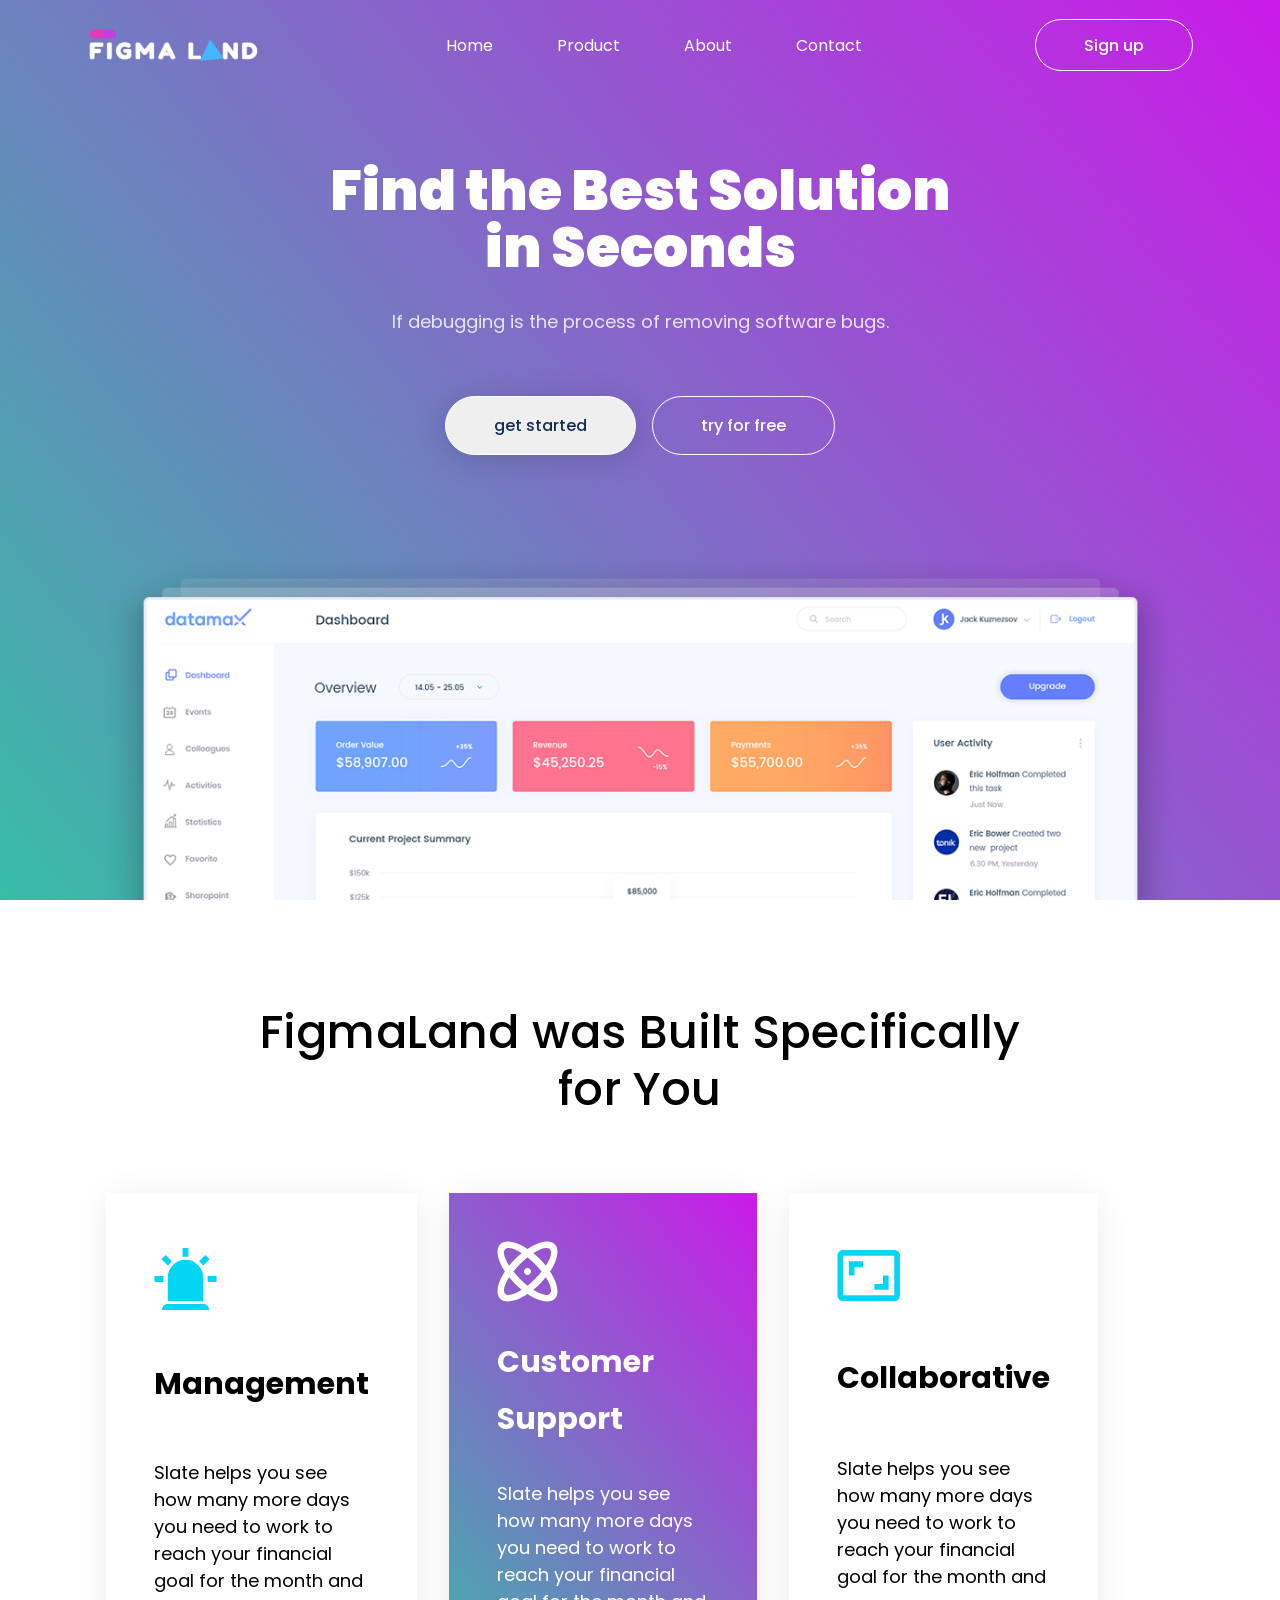
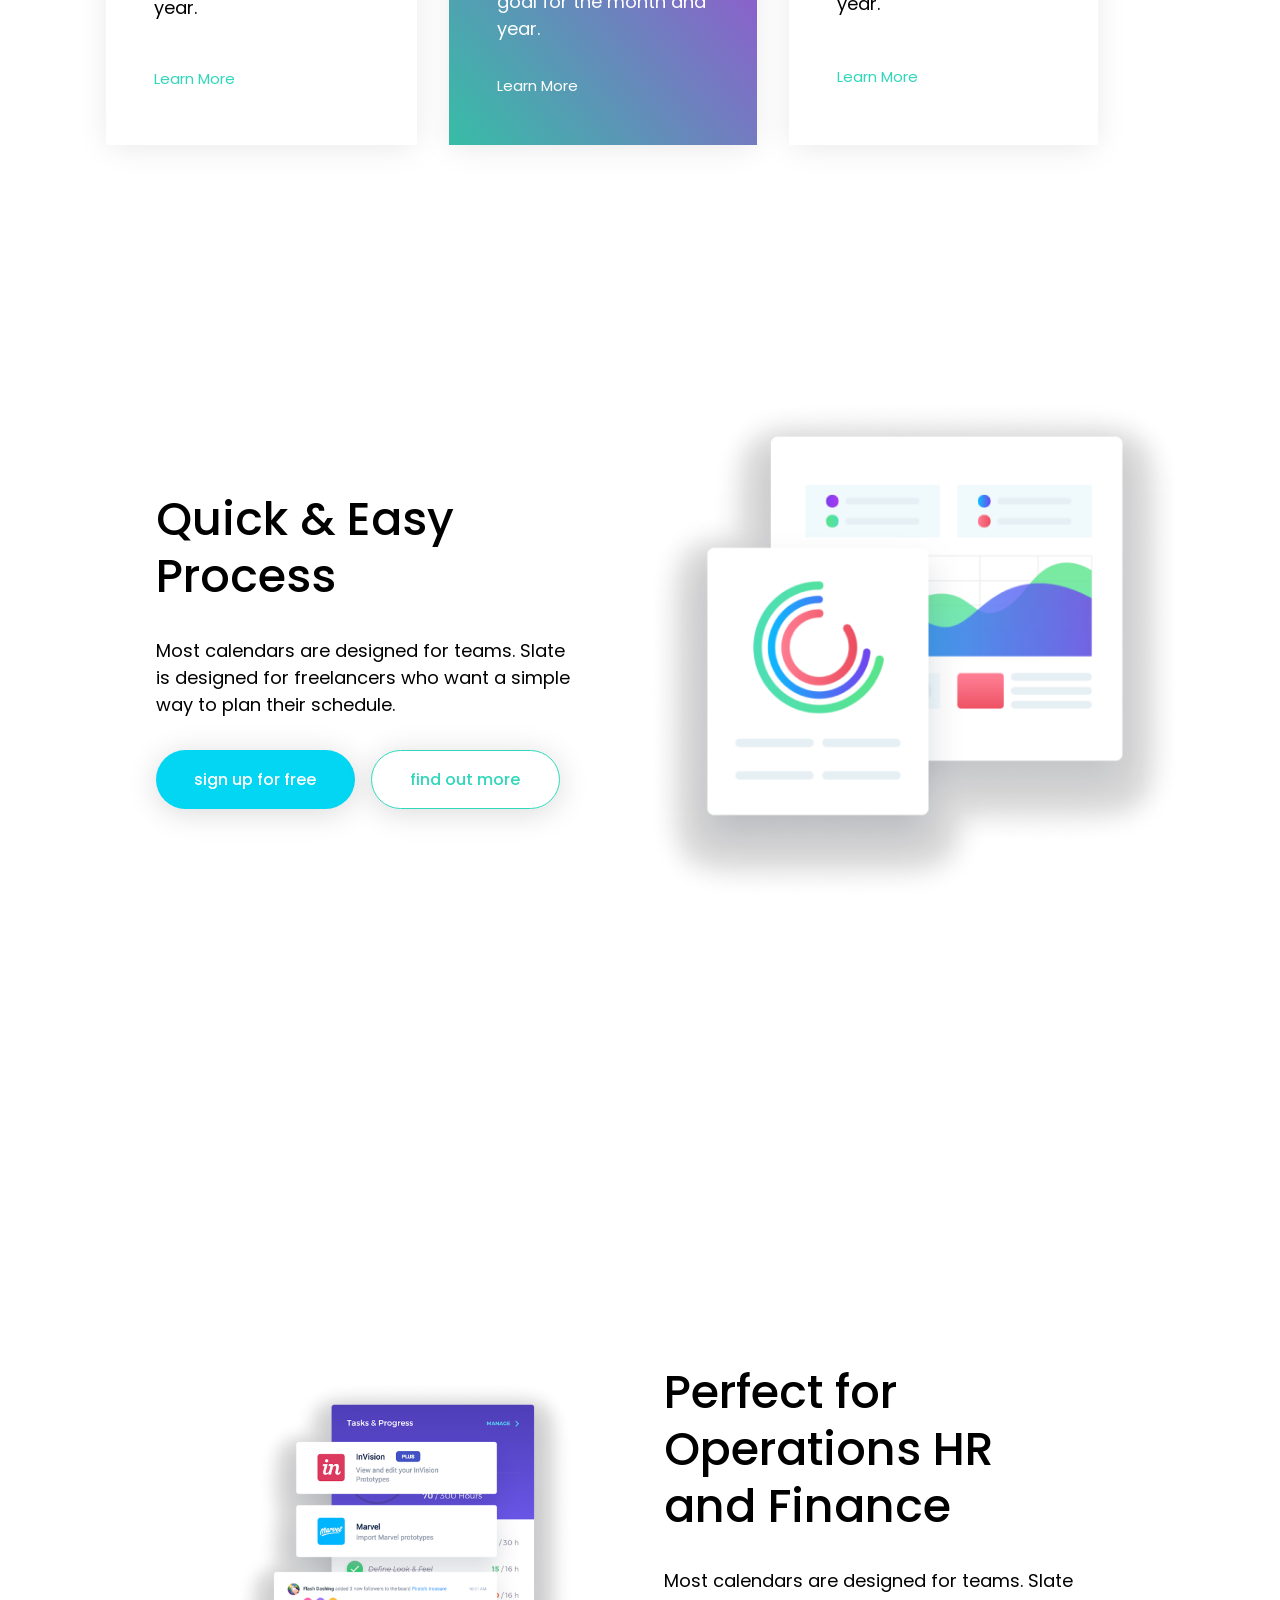
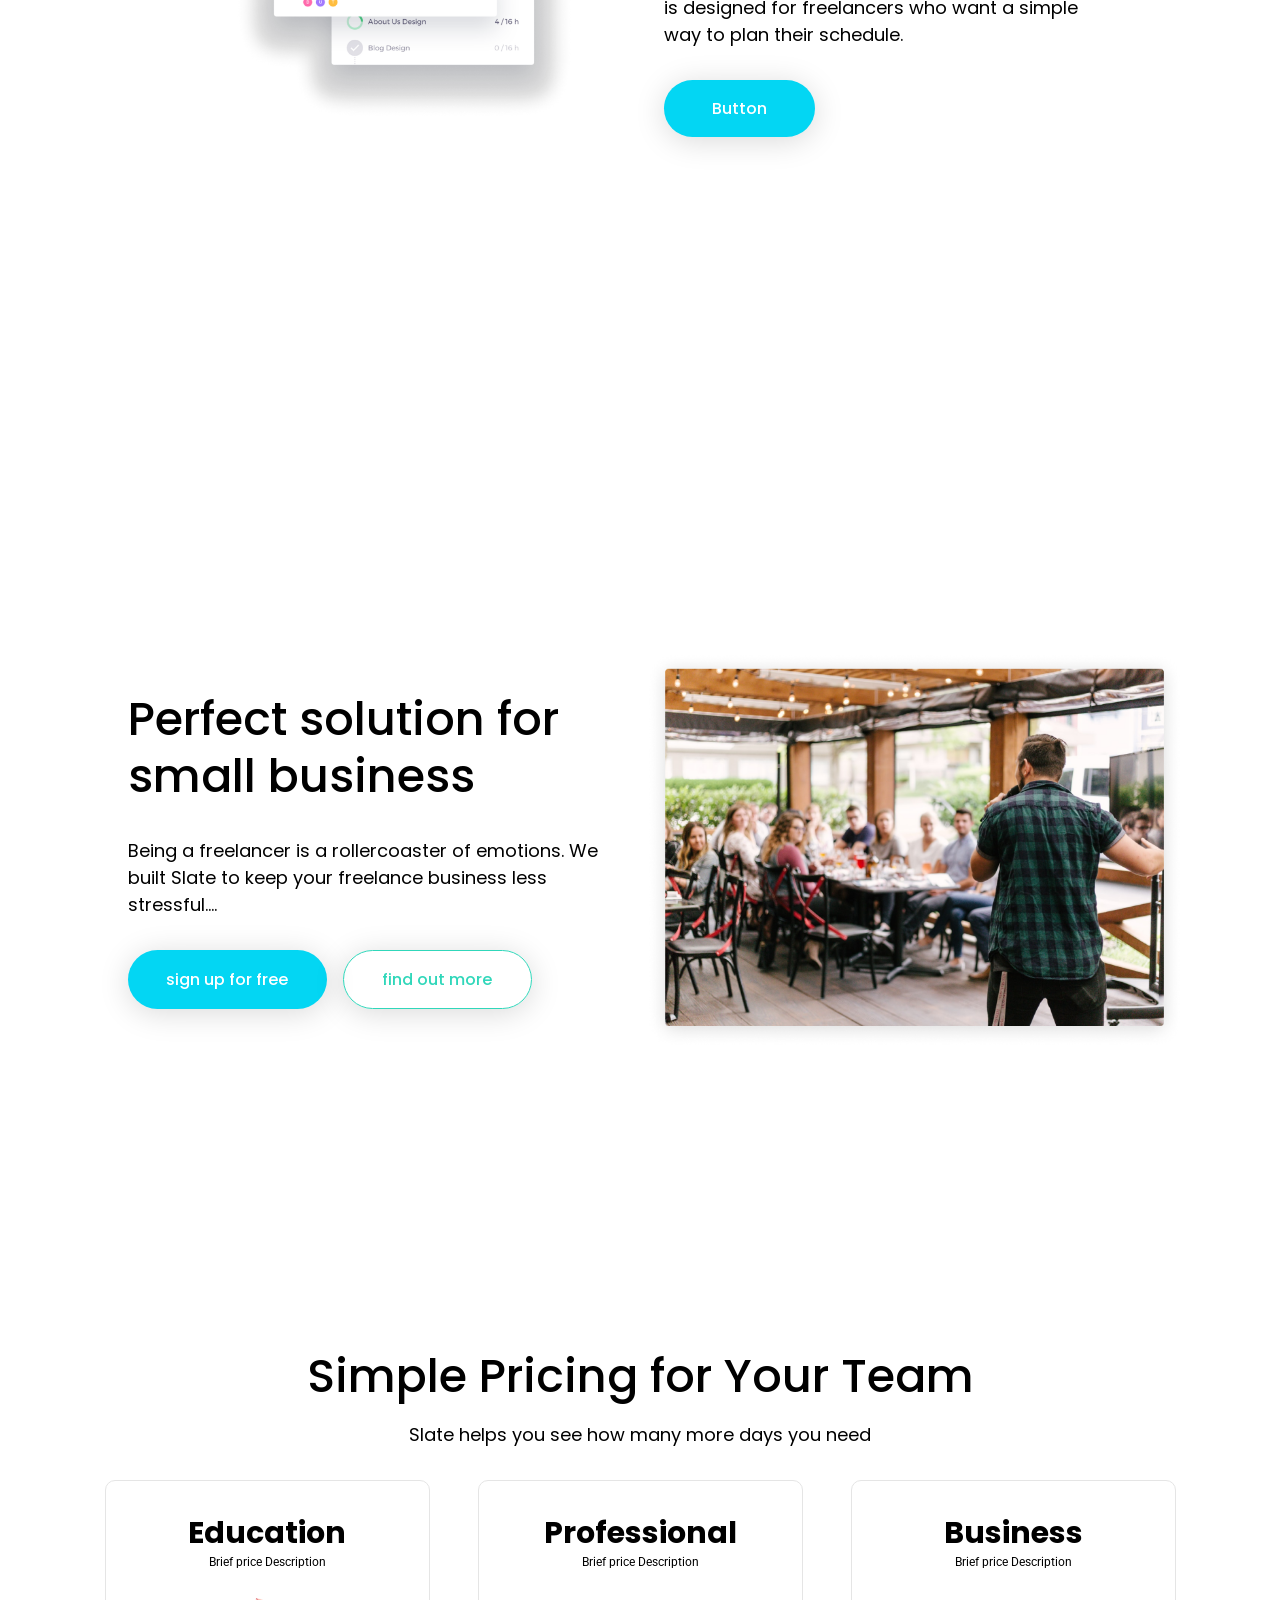
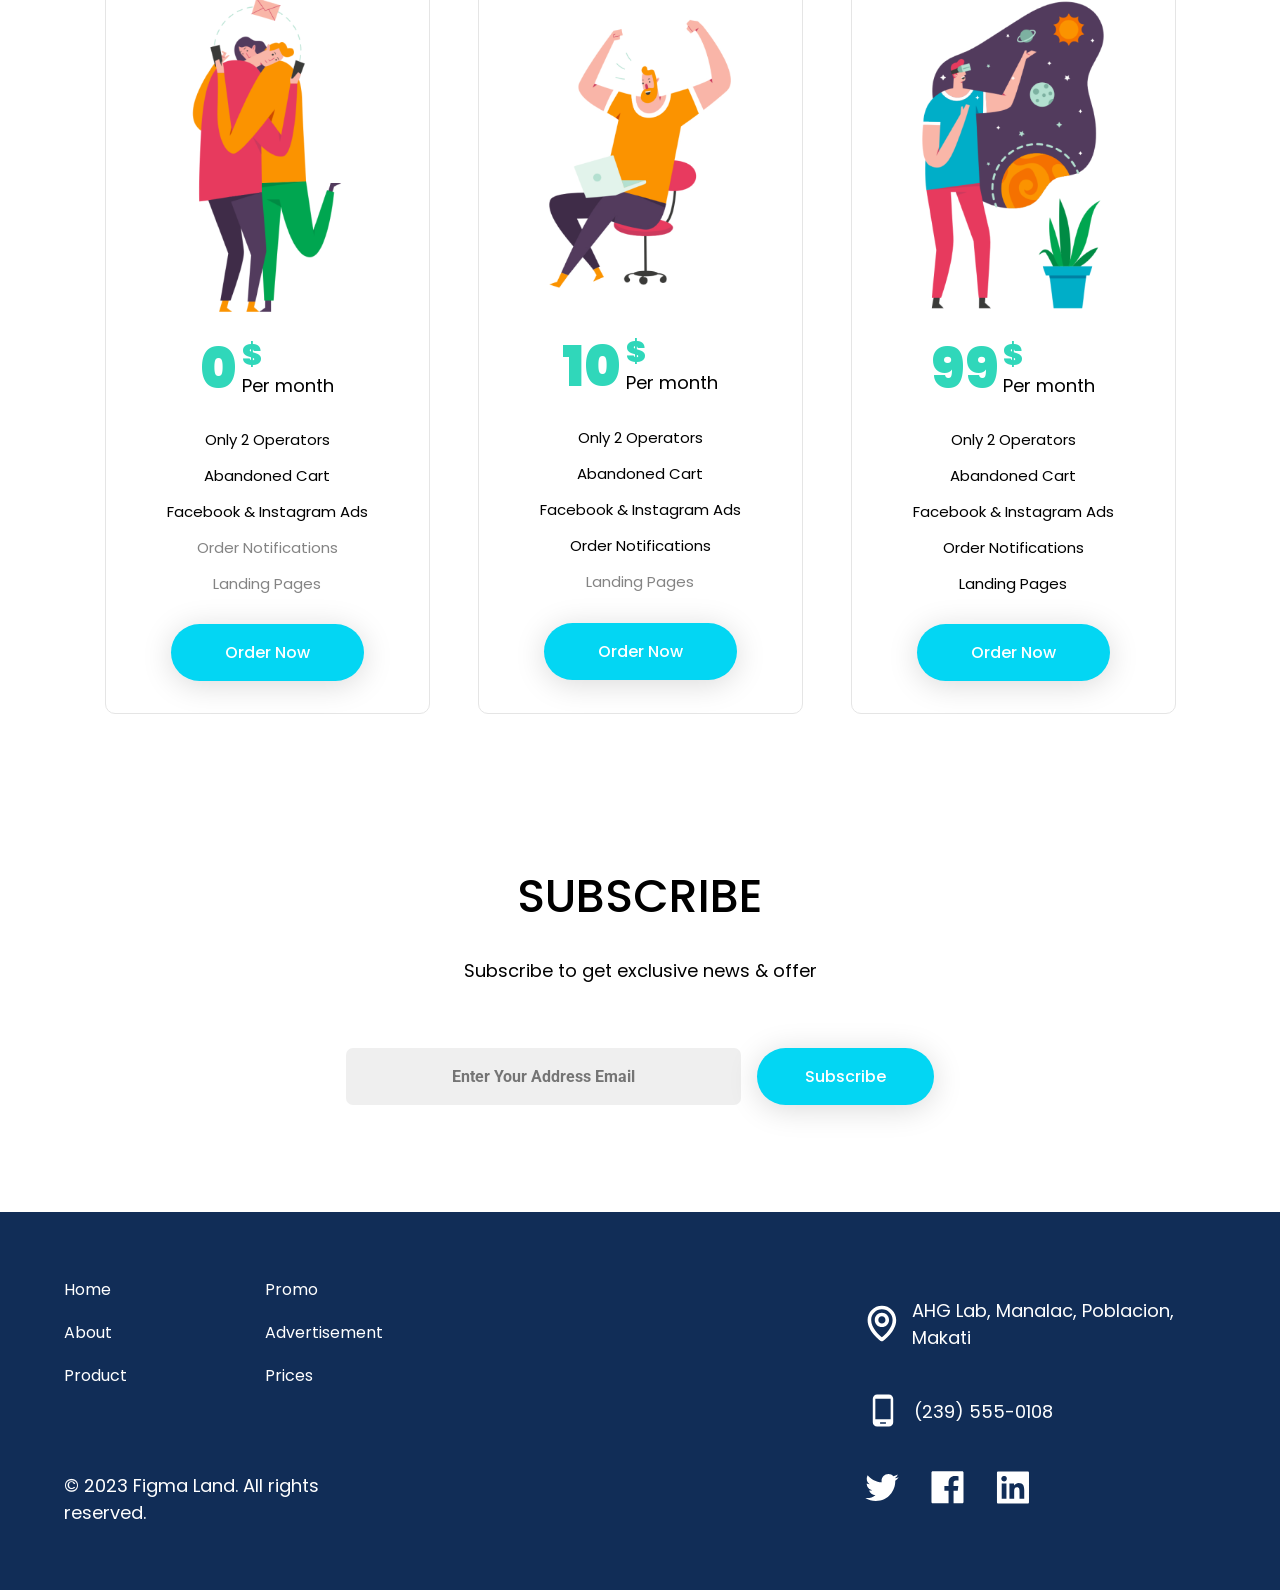
<file: index.html>
<!DOCTYPE html>
<html lang="en">
<head>
    <meta charset="UTF-8">
    <meta http-equiv="X-UA-Compatible" content="IE=edge">
    <meta name="viewport" content="width=device-width, initial-scale=1.0">
    <title>Figma Land</title>
    <link rel="stylesheet" href="css/style.css">
</head>
<body>
    <div class="hero-container">

        <!-- navbar -->
        <nav>
            <img src="./src/logo.png" alt="">
            <ul>
                <li>Home</li>   
                <li>Product</li>
                <li>About</li>
                <li>Contact</li>
            </ul>
            <button>Sign up</button>

            <!-- hamburger menu -->
            <svg width="44" height="27" viewBox="0 0 44 27" fill="none" xmlns="http://www.w3.org/2000/svg">
                <path d="M0 0.25H44V4.66667H0V0.25ZM11 11.2917H44V15.7083H11V11.2917ZM24.75 22.3333H44V26.75H24.75V22.3333Z" fill="white"/>
            </svg>
            
        </nav>


        <!-- texts -->
        <div class="hero-details">
            <div class="hero-texts">
                <h1>
                    Find the Best Solution in Seconds
                </h1>
                <p>
                    If debugging is the process of removing software bugs.
                </p>
            </div>
    
            <!-- call to action -->
            <div class="buttons">
                <button>
                    get started
                </button>
                <button>
                    try for free
                </button>
            </div>
        </div>

        <!-- hero img -->
        <img class="hero-img" src="./src/screen.png" alt="" srcset="">
            
    </div>
    
    <div class="service-container">

        <!-- headline -->
        <h1 class="title">FigmaLand was Built Specifically <br> for You</h1>
        
        <!-- cards container -->
        <div class="cards">

            <!-- cards -->
            <div class="card">
                <svg width="63" height="62" viewBox="0 0 63 62" fill="none" xmlns="http://www.w3.org/2000/svg">
                    <path d="M13.7857 17.419L7.49714 11.16L11.66 6.99714L17.919 13.2857L13.7857 17.419ZM34.4524 0V8.85714H28.5476V0H34.4524ZM55.5029 11.16L49.2143 17.419L45.081 13.2857L51.34 6.99714L55.5029 11.16ZM9.35714 28.0476V33.9524H0.5V28.0476H9.35714ZM53.6429 28.0476H62.5V33.9524H53.6429V28.0476ZM13.7857 56.0952H49.2143C50.7803 56.0952 52.2822 56.7173 53.3896 57.8247C54.4969 58.9321 55.119 60.434 55.119 62H7.88095C7.88095 60.434 8.50306 58.9321 9.61042 57.8247C10.7178 56.7173 12.2197 56.0952 13.7857 56.0952ZM31.5 11.8095C36.1981 11.8095 40.7038 13.6758 44.0259 16.9979C47.348 20.32 49.2143 24.8257 49.2143 29.5238V53.1429H13.7857V29.5238C13.7857 24.8257 15.652 20.32 18.9741 16.9979C22.2962 13.6758 26.8019 11.8095 31.5 11.8095Z" fill="#03D6F3"/>
                    </svg>
                    
                <h1>Management</h1>
                <p> Slate helps you see how many
                    more days you need to work
                    to reach your financial goal
                    for the month and year.</p>
                <a href="">Learn More</a>
            </div>
            <div class="card card2">
                <svg width="61" height="61" viewBox="0 0 61 61" fill="none" xmlns="http://www.w3.org/2000/svg">
                    <path d="M30.5 26.9899C31.4309 26.9899 32.3238 27.3597 32.982 28.018C33.6403 28.6762 34.0101 29.5691 34.0101 30.5C34.0101 31.4309 33.6403 32.3238 32.982 32.982C32.3238 33.6403 31.4309 34.0101 30.5 34.0101C29.5691 34.0101 28.6762 33.6403 28.018 32.982C27.3597 32.3238 26.9899 31.4309 26.9899 30.5C26.9899 29.5691 27.3597 28.6762 28.018 28.018C28.6762 27.3597 29.5691 26.9899 30.5 26.9899ZM3.19132 3.19132C8.21078 -1.82814 19.0921 0.418328 30.5 7.89487C41.9079 0.418328 52.7892 -1.82814 57.8087 3.19132C62.8281 8.21078 60.5817 19.0921 53.1051 30.5C60.5817 41.9079 62.8281 52.7892 57.8087 57.8087C52.7892 62.8281 41.9079 60.5817 30.5 53.1051C19.0921 60.5817 8.21078 62.8281 3.19132 57.8087C-1.82814 52.7892 0.418328 41.9079 7.89487 30.5C0.418328 19.0921 -1.82814 8.21078 3.19132 3.19132ZM42.9258 18.0742C45.067 20.2505 47.0326 22.4618 48.8579 24.6732C53.7018 17.1967 55.4569 10.7732 52.8243 8.17568C50.2268 5.54309 43.8033 7.29815 36.3268 12.1421C38.5382 13.9674 40.7495 15.933 42.9258 18.0742ZM18.0742 42.9258C15.933 40.7495 13.9674 38.5382 12.1421 36.3268C7.29815 43.8033 5.54309 50.2268 8.17568 52.8243C10.7732 55.4569 17.1967 53.7018 24.6732 48.8579C22.4618 47.0326 20.2505 45.067 18.0742 42.9258ZM8.17568 8.17568C5.54309 10.7732 7.29815 17.1967 12.1421 24.6732C13.9674 22.4618 15.933 20.2505 18.0742 18.0742C20.2505 15.933 22.4618 13.9674 24.6732 12.1421C17.1967 7.29815 10.7732 5.54309 8.17568 8.17568ZM23.0586 37.9414C25.5156 40.3985 28.0429 42.645 30.5 44.6458C32.9571 42.645 35.4844 40.3985 37.9414 37.9414C40.3985 35.4844 42.645 32.9571 44.6458 30.5C42.645 28.0429 40.3985 25.5156 37.9414 23.0586C35.4844 20.6015 32.9571 18.355 30.5 16.3542C28.0429 18.355 25.5156 20.6015 23.0586 23.0586C20.6015 25.5156 18.355 28.0429 16.3542 30.5C18.355 32.9571 20.6015 35.4844 23.0586 37.9414ZM52.8243 52.8243C55.4569 50.2268 53.7018 43.8033 48.8579 36.3268C47.0326 38.5382 45.067 40.7495 42.9258 42.9258C40.7495 45.067 38.5382 47.0326 36.3268 48.8579C43.8033 53.7018 50.2268 55.4569 52.8243 52.8243Z" fill="white"/>
                    </svg>
                    
                <h1>Customer Support</h1>
                <p> Slate helps you see how many
                    more days you need to work
                    to reach your financial goal
                    for the month and year.</p>
                <a href="">Learn More</a>
            </div>
            <div class="card">
                <svg width="63" height="53" viewBox="0 0 63 53" fill="none" xmlns="http://www.w3.org/2000/svg">
                    <path d="M51.5873 26.5H45.9109V35.0145H37.3964V40.6909H51.5873V26.5ZM17.5291 17.9855H26.0436V12.3091H11.8527V26.5H17.5291V17.9855ZM57.2636 0.956421H6.17636C4.6709 0.956421 3.22709 1.55446 2.16257 2.61899C1.09804 3.68351 0.5 5.12731 0.5 6.63277V46.3672C0.5 47.8727 1.09804 49.3165 2.16257 50.381C3.22709 51.4455 4.6709 52.0436 6.17636 52.0436H57.2636C58.7691 52.0436 60.2129 51.4455 61.2774 50.381C62.342 49.3165 62.94 47.8727 62.94 46.3672V6.63277C62.94 5.12731 62.342 3.68351 61.2774 2.61899C60.2129 1.55446 58.7691 0.956421 57.2636 0.956421ZM57.2636 46.3672H6.17636V6.63277H57.2636V46.3672Z" fill="#03D6F3"/>
                    </svg>
                    
                <h1>Collaborative</h1>
                <p> Slate helps you see how many
                    more days you need to work
                    to reach your financial goal
                    for the month and year.</p>
                <a href="">Learn More</a>
            </div>
        </div>
    </div>

    <div class="promo-container wrapper">

        <!-- promo details -->
        <div class="texts">
            <h1>Quick & Easy Process</h1>
            <p>Most calendars are designed for teams. Slate is designed 
            for freelancers who want a simple way to plan
            their schedule.</p>
            
            <!-- for larger device -->
            <div class="md-buttons">
                <button class="primary-btn">sign up for free</button>
                <button class="secondary-btn">find out more</button>
            </div>
        </div>

        <!-- call to action -->
        <div class="buttons">
            <button class="primary-btn">sign up for free</button>
            <button class="secondary-btn">find out more</button>
        </div>

        <!-- promo image -->
        <img class="promo-img" src="./src/process.png" alt="">
    </div>

    <div class="info-container wrapper">

        <!-- info texts -->
        <div class="texts">
            <h1>Perfect for Operations 
                HR and Finance</h1>
            <p>Most calendars are designed for teams. 
                Slate is designed for freelancers who 
                want a simple way to plan
                their schedule.</p>
            <!-- <a href="">LEARN MORE</a> -->

            <!-- button for larger screen -->
            <button class="md-buttons primary-btn">Button</button>
        </div>

        <!-- info img -->
        <img src="./src/finance.png" alt="" srcset="">

        <button class="primary-btn buttons">Button</button>
    </div>

    <div class="ads-container wrapper">
        
        <!-- ads details -->
        <div class="texts">
            <h1>Perfect solution 
                for small 
                business</h1>
            <p>Being a freelancer is a rollercoaster of 
                emotions. We built Slate to keep your 
                freelance business less stressful....</p>
            
            <!-- for larger device -->
            <div class="md-buttons">
                <button class="primary-btn">sign up for free</button>
                <button class="secondary-btn">find out more</button>
            </div>
        </div>

        <!-- call to action -->
        <div class="buttons">
            <button class="primary-btn">sign up for free</button>
            <button class="secondary-btn">find out more</button>
        </div>

        <!-- ads image -->
        <img class="ads-img" src="./src/people.png" alt="">
    </div>

    <div class="pricing-container">
        
        <div class="texts">
            <h1>Simple Pricing for Your Team</h1>
            <p>Slate helps you see how many more days you need </p>
        </div>

        <div class="cards-wrapper">
            <!-- EDUCATION -->
            <div class="card education">
                <div class="title">
                    <h1>Education</h1>
                    <p>Brief price Description</p>
                </div>
                <img src="./src/educ.png" alt="">
                <div class="price">
                    <h1>0</h1>
                    <div class="sub-text">
                        <h1>$</h1>
                        <p>Per month</p>
                    </div>
                </div>
                <div class="details">
                    <p>Only 2 Operators</p>
                    <p>Abandoned Cart</p>
                    <p>Facebook & Instagram Ads</p>
                    <p>Order Notifications</p>
                    <p>Landing Pages</p>
                </div>
                <button class="primary-btn">Order Now</button>
            </div>

            <!-- PROFESSIONAL -->
            <div class="card professional">
                <div class="title">
                    <h1>Professional</h1>
                    <p>Brief price Description</p>
                </div>
                <img src="./src/professional.png" alt="">
                <div class="price">
                    <h1>10</h1>
                    <div class="sub-text">
                        <h1>$</h1>
                        <p>Per month</p>
                    </div>
                </div>
                <div class="details">
                    <p>Only 2 Operators</p>
                    <p>Abandoned Cart</p>
                    <p>Facebook & Instagram Ads</p>
                    <p>Order Notifications</p>
                    <p>Landing Pages</p>
                </div>
                <button class="primary-btn">Order Now</button>
            </div>

            <!-- BUSINESS -->
            <div class="card business">
                <div class="title">
                    <h1>Business</h1>
                    <p>Brief price Description</p>
                </div>
                <img src="./src/business.png" alt="">
                <div class="price">
                    <h1>99</h1>
                    <div class="sub-text">
                        <h1>$</h1>
                        <p>Per month</p>
                    </div>
                </div>
                <div class="details">
                    <p>Only 2 Operators</p>
                    <p>Abandoned Cart</p>
                    <p>Facebook & Instagram Ads</p>
                    <p>Order Notifications</p>
                    <p>Landing Pages</p>
                </div>
                <button class="primary-btn">Order Now</button>
            </div>
        </div>
    </div>

    <footer>
        <div class="subscribe-container">
            <div class="texts">
                <h1>SUBSCRIBE</h1>
                <p>Subscribe to get exclusive news & offer</p>
            </div>
            <div class="buttons">
                <input class="secondary-btn email-input" type="email" name="" placeholder="Enter Your Address Email" id="">
                <button class="primary-btn">Subscribe</button>
            </div>
        </div>

        <div class="footer">
            <!-- pages -->
            <div class="pages-container">
                <div class="pages">
                    <div class="left">
                        <a href="">Home</a>
                        <a href="">About</a>
                        <a href="">Product</a>
                    </div>
                    <div class="right">
                        <a href="">Promo</a>
                        <a href="">Advertisement</a>
                        <a href="">Prices</a>
                    </div>
                </div>
                <p>© 2023 Figma Land. All rights reserved.</p>
            </div>

            <!-- map -->
            <iframe src="https://www.google.com/maps/embed?pb=!1m18!1m12!1m3!1d3861.6076096532465!2d121.03071117582823!3d14.564417577960075!2m3!1f0!2f0!3f0!3m2!1i1024!2i768!4f13.1!3m3!1m2!1s0x3397c95be74d4a09%3A0x8ac8503b0eb8563d!2sAHG%20Lab!5e0!3m2!1sen!2sph!4v1682577045891!5m2!1sen!2sph" width="340" height="250" style="border:0;" allowfullscreen="" loading="lazy" referrerpolicy="no-referrer-when-downgrade"></iframe>
            <!-- contacts -->
            <div class="contacts">

                <div class="location">
                    <svg width="47" height="47" viewBox="0 0 47 47" fill="none" xmlns="http://www.w3.org/2000/svg">
                        <path d="M23.5 27.3402C27.7282 27.3402 31.1667 23.9017 31.1667 19.6735C31.1667 15.4453 27.7282 12.0068 23.5 12.0068C19.2719 12.0068 15.8334 15.4453 15.8334 19.6735C15.8334 23.9017 19.2719 27.3402 23.5 27.3402ZM23.5 15.8402C25.6141 15.8402 27.3334 17.5594 27.3334 19.6735C27.3334 21.7876 25.6141 23.5068 23.5 23.5068C21.386 23.5068 19.6667 21.7876 19.6667 19.6735C19.6667 17.5594 21.386 15.8402 23.5 15.8402Z" fill="white"/>
                        <path d="M22.3885 42.3172C22.7129 42.5488 23.1015 42.6734 23.5001 42.6734C23.8987 42.6734 24.2874 42.5488 24.6118 42.3172C25.1945 41.9051 38.889 32.017 38.8335 19.6737C38.8335 11.2192 31.9545 4.34033 23.5001 4.34033C15.0457 4.34033 8.16679 11.2192 8.16679 19.6641C8.11121 32.017 21.8058 41.9051 22.3885 42.3172ZM23.5001 8.17367C29.8424 8.17367 35.0001 13.3314 35.0001 19.6832C35.0404 28.1894 26.5898 35.8273 23.5001 38.3324C20.4124 35.8254 11.9599 28.1856 12.0001 19.6737C12.0001 13.3314 17.1579 8.17367 23.5001 8.17367Z" fill="white"/>
                        </svg>
                        
                    <p>AHG Lab, Manalac, Poblacion, Makati</p>
                </div>

                <div class="phone">
                    <svg width="36" height="36" viewBox="0 0 36 36" fill="none" xmlns="http://www.w3.org/2000/svg">
                        <path d="M23.8333 1.46533H12.1666C9.74579 1.46533 7.79163 3.4195 7.79163 5.84033V29.1737C7.79163 31.5945 9.74579 33.5487 12.1666 33.5487H23.8333C26.2541 33.5487 28.2083 31.5945 28.2083 29.1737V5.84033C28.2083 3.4195 26.2541 1.46533 23.8333 1.46533ZM20.9166 30.632H15.0833V29.1737H20.9166V30.632ZM25.6562 26.257H10.3437V5.84033H25.6562V26.257Z" fill="white"/>
                        </svg>
                        
                    <p>(239) 555-0108</p>
                </div>

                <div class="socmed">
                    <!-- twitter -->
                    <svg width="34" height="29" viewBox="0 0 34 29" fill="none" xmlns="http://www.w3.org/2000/svg">
                        <path d="M33.645 4.18529C32.4202 4.71364 31.0873 5.09388 29.7144 5.24198C31.1398 4.39517 32.2072 3.05736 32.7164 1.47954C31.3788 2.27521 29.9136 2.83315 28.3855 3.12861C27.7469 2.44587 26.9745 1.90197 26.1165 1.5308C25.2585 1.15963 24.3332 0.969143 23.3983 0.971208C19.6159 0.971208 16.5739 4.0372 16.5739 7.79964C16.5739 8.32798 16.6379 8.85632 16.742 9.36465C11.0783 9.06846 6.02705 6.36271 2.66887 2.22002C2.05697 3.26516 1.73632 4.45517 1.74026 5.66625C1.74026 8.03579 2.94505 10.1251 4.78224 11.3539C3.69955 11.3113 2.64222 11.0137 1.69624 10.4854V10.5694C1.69624 13.8876 4.04176 16.6374 7.16779 17.2698C6.58084 17.4222 5.97704 17.5002 5.37062 17.5019C4.92633 17.5019 4.50606 17.4579 4.08178 17.3979C4.94634 20.1036 7.46398 22.0689 10.4619 22.1329C8.1164 23.9701 5.17849 25.0508 1.98843 25.0508C1.41605 25.0508 0.887711 25.0308 0.339355 24.9668C3.36532 26.908 6.95565 28.0288 10.8222 28.0288C23.3743 28.0288 30.2428 17.63 30.2428 8.60416C30.2428 8.30797 30.2428 8.01178 30.2227 7.71558C31.5516 6.74295 32.7164 5.53817 33.645 4.18529Z" fill="white"/>
                        </svg>
                    
                    <!-- facebook -->
                    <svg width="33" height="33" viewBox="0 0 33 33" fill="none" xmlns="http://www.w3.org/2000/svg">
                        <path d="M31.2103 0.209961H1.7512C1.04274 0.209961 0.470367 0.782332 0.470367 1.49079V30.9499C0.470367 31.6584 1.04274 32.2307 1.7512 32.2307H31.2103C31.9188 32.2307 32.4911 31.6584 32.4911 30.9499V1.49079C32.4911 0.782332 31.9188 0.209961 31.2103 0.209961ZM27.5119 9.55603H24.9543C22.949 9.55603 22.5607 10.5086 22.5607 11.9096V14.9956H27.3478L26.7234 19.8267H22.5607V32.2307H17.5695V19.8307H13.3948V14.9956H17.5695V11.4332C17.5695 7.29856 20.0951 5.0451 23.7855 5.0451C25.5546 5.0451 27.0716 5.17718 27.5159 5.23722V9.55603H27.5119Z" fill="white"/>
                        </svg>
                    
                    <!-- linkedin -->
                    <svg width="33" height="33" viewBox="0 0 33 33" fill="none" xmlns="http://www.w3.org/2000/svg">
                        <path d="M31.6981 0.489746H2.23896C1.5305 0.489746 0.95813 1.06212 0.95813 1.77058V31.2297C0.95813 31.9382 1.5305 32.5105 2.23896 32.5105H31.6981C32.4065 32.5105 32.9789 31.9382 32.9789 31.2297V1.77058C32.9789 1.06212 32.4065 0.489746 31.6981 0.489746ZM10.4563 27.7755H5.70521V12.4935H10.4563V27.7755ZM8.08275 10.4042C7.53811 10.4042 7.00569 10.2427 6.55283 9.94008C6.09997 9.63749 5.74701 9.20741 5.53859 8.70422C5.33016 8.20103 5.27562 7.64734 5.38188 7.11316C5.48813 6.57897 5.75041 6.08829 6.13553 5.70317C6.52066 5.31805 7.01133 5.05577 7.54552 4.94952C8.0797 4.84326 8.63339 4.8978 9.13658 5.10623C9.63977 5.31465 10.0699 5.66761 10.3724 6.12047C10.675 6.57333 10.8365 7.10574 10.8365 7.65039C10.8325 9.17138 9.59974 10.4042 8.08275 10.4042ZM28.2438 27.7755H23.4968V20.3426C23.4968 18.5695 23.4647 16.292 21.0272 16.292C18.5576 16.292 18.1773 18.2213 18.1773 20.2145V27.7755H13.4342V12.4935H17.9892V14.5829H18.0532C18.6856 13.3821 20.2346 12.1133 22.5481 12.1133C27.3593 12.1133 28.2438 15.2793 28.2438 19.394V27.7755Z" fill="white"/>
                        </svg>
                            
                </div>
            </div>

            <p class="copyright">© 2023 Figma Land. All rights reserved.</p>
        </div>
    </footer>
</body>
</html>
</file>
<file: css/style.css>
@import url("https://fonts.googleapis.com/css2?family=Poppins:wght@300;400;500;600;700&display=swap");
@import url("https://fonts.googleapis.com/css2?family=Roboto:ital,wght@0,100;0,300;0,400;0,500;0,700;0,900;1,100;1,300;1,400;1,500;1,700;1,900&display=swap");
* {
  box-sizing: border-box;
  padding: 0;
  margin: 0;
  font-family: poppins;
  scroll-behavior: smooth;
}

:root {
  --primary: #30D7BA;
  --lightBlue: #03D6F3;
  --darkBlue: #112D57;
  --secondary: "#5C5C5C";
  --lightGray: #E5E5E5;
  --fs-headline: clamp(10px,20vw,55px);
  --fs-second-headline: clamp(10px,20vw,46px);
  --fs-title: clamp(10px,20vw,30px);
  --fs-paragraphs: clamp(10px,10vw,18px);
  --fs-link: clamp(10px,10vw,15px);
  --fs-subtitle: clamp(10px,10vw,12px);
}

img {
  max-width: 100%;
  height: auto;
}

button, input {
  font-size: 1rem;
  font-weight: 500;
  padding: 1rem clamp(1rem, 18vw, 6rem);
  border-radius: 2rem;
  -webkit-border-radius: 2rem;
  -moz-border-radius: 2rem;
  -ms-border-radius: 2rem;
  -o-border-radius: 2rem;
  box-shadow: 0px 4px 31px rgba(0, 0, 0, 0.15);
}

.primary-btn {
  color: white;
  background-color: var(--lightBlue);
  border: none;
}

.secondary-btn {
  color: var(--primary);
  border: 1px solid var(--primary);
  background: transparent;
}

.md-buttons {
  display: none;
}

h1 {
  font-size: var(--fs-second-headline);
  font-weight: 500;
  line-height: 57px;
}

p {
  color: var(--secondary);
  font-size: var(--fs-paragraphs);
  font-weight: 400;
}

a {
  text-decoration: none;
  color: white;
}

.texts {
  text-align: center;
  display: grid;
  gap: 2rem;
  padding: 0 clamp(50px, 10vw, 60px);
}

.wrapper {
  display: grid;
  gap: 1vh;
  place-items: center;
  grid-template-rows: auto;
  height: 100vh;
  padding: 3rem 2rem;
}

.hero-container {
  color: white;
  height: 100vh;
  text-align: center;
  background: linear-gradient(230.95deg, #CB1AE8 -0.37%, #37BDA6 100%);
  overflow: hidden;
}
.hero-container nav {
  display: flex;
  align-items: center;
  width: 100vw;
  padding: 1rem 1.5rem 0;
}
.hero-container nav ul {
  display: none;
  font-weight: 400;
  list-style: none;
  font-size: 1rem;
  gap: 5vw;
}
.hero-container nav button {
  color: white;
  padding: 0.8rem clamp(1rem, 4vw, 3rem);
  background-color: transparent;
  margin-left: auto;
  margin-right: 1rem;
  border: 1px solid white;
  border-radius: 2rem;
  -webkit-border-radius: 2rem;
  -moz-border-radius: 2rem;
  -ms-border-radius: 2rem;
  -o-border-radius: 2rem;
  box-shadow: none;
  font-size: clamp(10px, 10vw, 16px);
}
.hero-container nav svg {
  min-width: 44px;
}
.hero-container .hero-details {
  margin: 0 4rem;
  display: grid;
  place-items: center;
}
.hero-container .hero-texts {
  margin: 5vh 0;
}
.hero-container .hero-texts h1 {
  margin-bottom: 2rem;
}
.hero-container .hero-texts p {
  color: var(--lightGray);
  margin-bottom: 1rem;
}
.hero-container .buttons {
  display: flex;
  flex-direction: column;
  align-items: center;
  gap: 1rem;
}
.hero-container .buttons button {
  color: var(--darkBlue);
  font-weight: 500;
  font-size: 1rem;
  padding: 1rem clamp(3rem, 20vw, 5.5rem);
  border: 1px solid white;
  border-radius: 2rem;
  -webkit-border-radius: 2rem;
  -moz-border-radius: 2rem;
  -ms-border-radius: 2rem;
  -o-border-radius: 2rem;
}
.hero-container .buttons :nth-child(2) {
  color: white;
  background-color: transparent;
  box-shadow: none;
}
.hero-container .hero-img {
  padding: 3rem;
}

.service-container .title {
  font-family: poppins;
  font-size: var(--fs-second-headline);
  font-weight: 500;
  line-height: 57px;
  text-align: center;
  letter-spacing: 0.2px;
  margin: 0 calc(10px + 15vw);
  margin-bottom: 3rem;
  padding-top: 4rem;
}
.service-container .cards {
  margin: 2rem;
}
.service-container .cards .card {
  gap: 2rem;
  margin: 1rem;
  display: flex;
  text-align: center;
  align-items: center;
  font-family: poppins;
  flex-direction: column;
  margin-bottom: 7vh;
  padding: 3rem 3rem;
  box-shadow: 0px 4px 31px -3px rgba(0, 0, 0, 0.1);
}
.service-container .cards .card h1 {
  font-weight: 700;
  font-size: var(--fs-title);
}
.service-container .cards .card p {
  font-weight: 400;
  font-size: var(--fs-paragraphs);
  margin: 0 1.2rem;
}
.service-container .cards .card a {
  color: var(--primary);
  text-decoration: none;
  font-size: var(--fs-link);
  font-weight: 400;
}
.service-container .cards .card2 {
  color: white;
  background: linear-gradient(230.95deg, #CB1AE8 -0.37%, #37BDA6 100%);
}
.service-container .cards .card2 a {
  color: white;
}

.promo-container .texts, .ads-container .texts {
  display: grid;
  place-items: center;
  gap: 2rem;
  padding: 0 clamp(50px, 10vw, 60px);
}
.promo-container .buttons, .ads-container .buttons {
  display: grid;
}
.promo-container .buttons, .promo-container .md-buttons, .ads-container .buttons, .ads-container .md-buttons {
  gap: 1rem;
  place-content: center;
  grid-row: 3;
}

.info-container {
  gap: 0;
}
.info-container .texts a {
  color: black;
}
.info-container button {
  width: -moz-fit-content;
  width: fit-content;
  padding: 1rem 3rem;
}
.info-container img {
  max-width: 80%;
}

.ads-container .texts {
  text-align: center;
  padding: 0 2rem;
}

.pricing-container {
  display: grid;
  place-items: center;
  gap: 2rem;
  padding: 3rem 0;
  text-align: center;
}
.pricing-container .texts {
  gap: 1rem;
}
.pricing-container .cards-wrapper {
  display: grid;
  gap: 2rem;
}
.pricing-container .cards-wrapper .card {
  display: grid;
  place-items: center;
  gap: 3vh;
  padding: 2rem;
  border: 1px solid var(--lightGray);
  border-radius: 10px;
  -webkit-border-radius: 10px;
  -moz-border-radius: 10px;
  -ms-border-radius: 10px;
  -o-border-radius: 10px;
}
.pricing-container .cards-wrapper .card .title h1 {
  font-size: var(--fs-title);
  font-weight: 700;
  line-height: 40px;
}
.pricing-container .cards-wrapper .card .title p {
  font-family: roboto;
  line-height: 18px;
  font-size: 12px;
  color: var(--secondary);
}
.pricing-container .cards-wrapper .card .price {
  display: flex;
  justify-content: center;
  align-items: center;
  gap: 0.3rem;
}
.pricing-container .cards-wrapper .card .price h1 {
  font-size: var(--fs-headline);
  color: var(--primary);
  font-weight: 900;
}
.pricing-container .cards-wrapper .card .price .sub-text {
  text-align: left;
}
.pricing-container .cards-wrapper .card .price .sub-text h1 {
  font-size: var(--fs-title);
  line-height: 33px;
}
.pricing-container .cards-wrapper .card .details {
  display: grid;
  gap: 1vh;
}
.pricing-container .cards-wrapper .card .details p {
  color: black;
  font-size: var(--fs-link);
  line-height: 27px;
  font-weight: 400;
}
.pricing-container .cards-wrapper .card button {
  padding: 1rem 6vh;
}
.pricing-container .cards-wrapper .card img {
  max-width: 70%;
}
.pricing-container .cards-wrapper .education .details :nth-last-child(1) {
  color: rgb(132, 132, 132);
}
.pricing-container .cards-wrapper .education .details :nth-last-child(2) {
  color: rgb(132, 132, 132);
}
.pricing-container .cards-wrapper .professional .details :nth-last-child(1) {
  color: rgb(132, 132, 132);
}

.subscribe-container {
  display: grid;
  height: 50vh;
  gap: 4rem;
  place-items: center;
  text-align: center;
}
.subscribe-container .texts {
  gap: 2rem;
  align-self: end;
}
.subscribe-container .buttons {
  display: grid;
  align-self: start;
  place-content: center;
  gap: 1rem;
}
.subscribe-container .buttons button, .subscribe-container .buttons input {
  border-radius: 7px;
  -webkit-border-radius: 7px;
  -moz-border-radius: 7px;
  -ms-border-radius: 7px;
  -o-border-radius: 7px;
}
.subscribe-container .buttons input {
  box-shadow: none;
  font-weight: 700;
  font-family: roboto;
  border: #D0D0D0;
  background-color: #efefef;
}
.subscribe-container .buttons .email-input::-moz-placeholder {
  text-align: center;
}
.subscribe-container .buttons .email-input::placeholder {
  text-align: center;
}

.footer {
  display: grid;
  gap: 5rem;
  padding: clamp(3rem, 10vw, 4rem);
  color: white;
  background-color: var(--darkBlue);
}
.footer .pages-container {
  display: grid;
}
.footer .pages-container p {
  display: none;
}
.footer .pages-container .pages {
  display: flex;
  justify-content: space-around;
}
.footer .pages-container .pages .left, .footer .pages-container .pages .right {
  display: flex;
  flex-direction: column;
  align-items: flex-start;
  gap: 1rem;
}
.footer .pages-container .pages .left a, .footer .pages-container .pages .right a {
  font-family: var(--fs-link);
  font-weight: 400;
  line-height: 27px;
}
.footer iframe {
  place-self: center;
  width: clamp(100px, 90vw, 340px);
  border-radius: 22px;
  -webkit-border-radius: 22px;
  -moz-border-radius: 22px;
  -ms-border-radius: 22px;
  -o-border-radius: 22px;
}
.footer .contacts {
  display: grid;
  gap: 2rem;
}
.footer .contacts .socmed, .footer .contacts .location, .footer .contacts .phone {
  display: flex;
  gap: 0.5rem;
  justify-content: start;
  align-items: center;
}
.footer .contacts .phone svg {
  margin: 0 0.3rem;
}
.footer .contacts .socmed {
  justify-content: space-evenly;
}
.footer .copyright {
  color: var(--secondary);
  place-self: center;
}

@media (min-width: 1025px) {
  .hero-container nav {
    padding: 1rem 0rem;
    justify-content: space-around;
  }
  .hero-container nav ul {
    display: flex;
  }
  .hero-container nav svg {
    display: none;
  }
  .hero-container nav button {
    margin: 0;
  }
  .hero-container .hero-texts {
    max-width: 40rem;
  }
  .hero-container .hero-texts h1 {
    font-size: var(--fs-headline);
    font-weight: 900;
    margin-top: 3vh;
  }
  .hero-container .hero-img {
    margin-top: 3vh;
  }
  .hero-container .buttons {
    flex-direction: row;
    justify-content: center;
  }
  .hero-container .buttons button {
    padding: 1rem 3rem;
  }
  .service-container {
    height: 100vh;
    display: grid;
    place-content: center;
  }
  .service-container .title {
    margin-top: 2rem;
    margin-bottom: 3vh;
  }
  .service-container .cards {
    display: flex;
    width: 80vw;
    height: -moz-min-content;
    height: min-content;
  }
  .service-container .cards .card {
    text-align: start;
    justify-content: space-around;
    align-items: flex-start;
    margin-bottom: 1rem;
  }
  .service-container .cards .card p {
    margin: 0;
  }
  .promo-container, .info-container, .ads-container {
    grid-template-columns: 1fr 1fr;
    grid-template-rows: auto;
    margin: 0 5vw;
  }
  .promo-container .md-buttons, .info-container .md-buttons, .ads-container .md-buttons {
    display: flex;
  }
  .promo-container .texts, .info-container .texts, .ads-container .texts {
    text-align: left;
    place-items: initial;
  }
  .promo-container .buttons, .info-container .buttons, .ads-container .buttons {
    display: none;
  }
  .promo-container .md-buttons, .ads-container .md-buttons {
    place-content: initial;
  }
  .promo-container .md-buttons button, .ads-container .md-buttons button {
    padding: 1rem 3vw;
  }
  .info-container {
    margin: 0 10rem;
    gap: 3rem;
  }
  .info-container .texts {
    padding: 0;
  }
  .info-container img {
    grid-row: 1;
  }
  .ads-container .texts {
    text-align: left;
  }
  .pricing-container .cards-wrapper {
    display: flex;
    justify-content: center;
    gap: 3rem;
  }
  .subscribe-container .buttons {
    display: flex;
    justify-content: center;
  }
  .subscribe-container .buttons .primary-btn {
    padding: 1rem clamp(1rem, 18vw, 3rem);
    border-radius: 2rem;
    -webkit-border-radius: 2rem;
    -moz-border-radius: 2rem;
    -ms-border-radius: 2rem;
    -o-border-radius: 2rem;
  }
  .footer {
    display: flex;
    justify-content: space-around;
  }
  .footer .pages-container {
    display: flex;
    flex-direction: column;
    justify-content: space-between;
  }
  .footer .pages-container p {
    display: block;
  }
  .footer .pages-container .pages {
    justify-content: space-between;
  }
  .footer .copyright {
    display: none;
  }
  .footer .contacts {
    gap: 0;
  }
  .footer .contacts .socmed {
    justify-content: start;
    gap: 2rem;
    margin-left: 0.3rem;
  }
}/*# sourceMappingURL=style.css.map */
</file>
